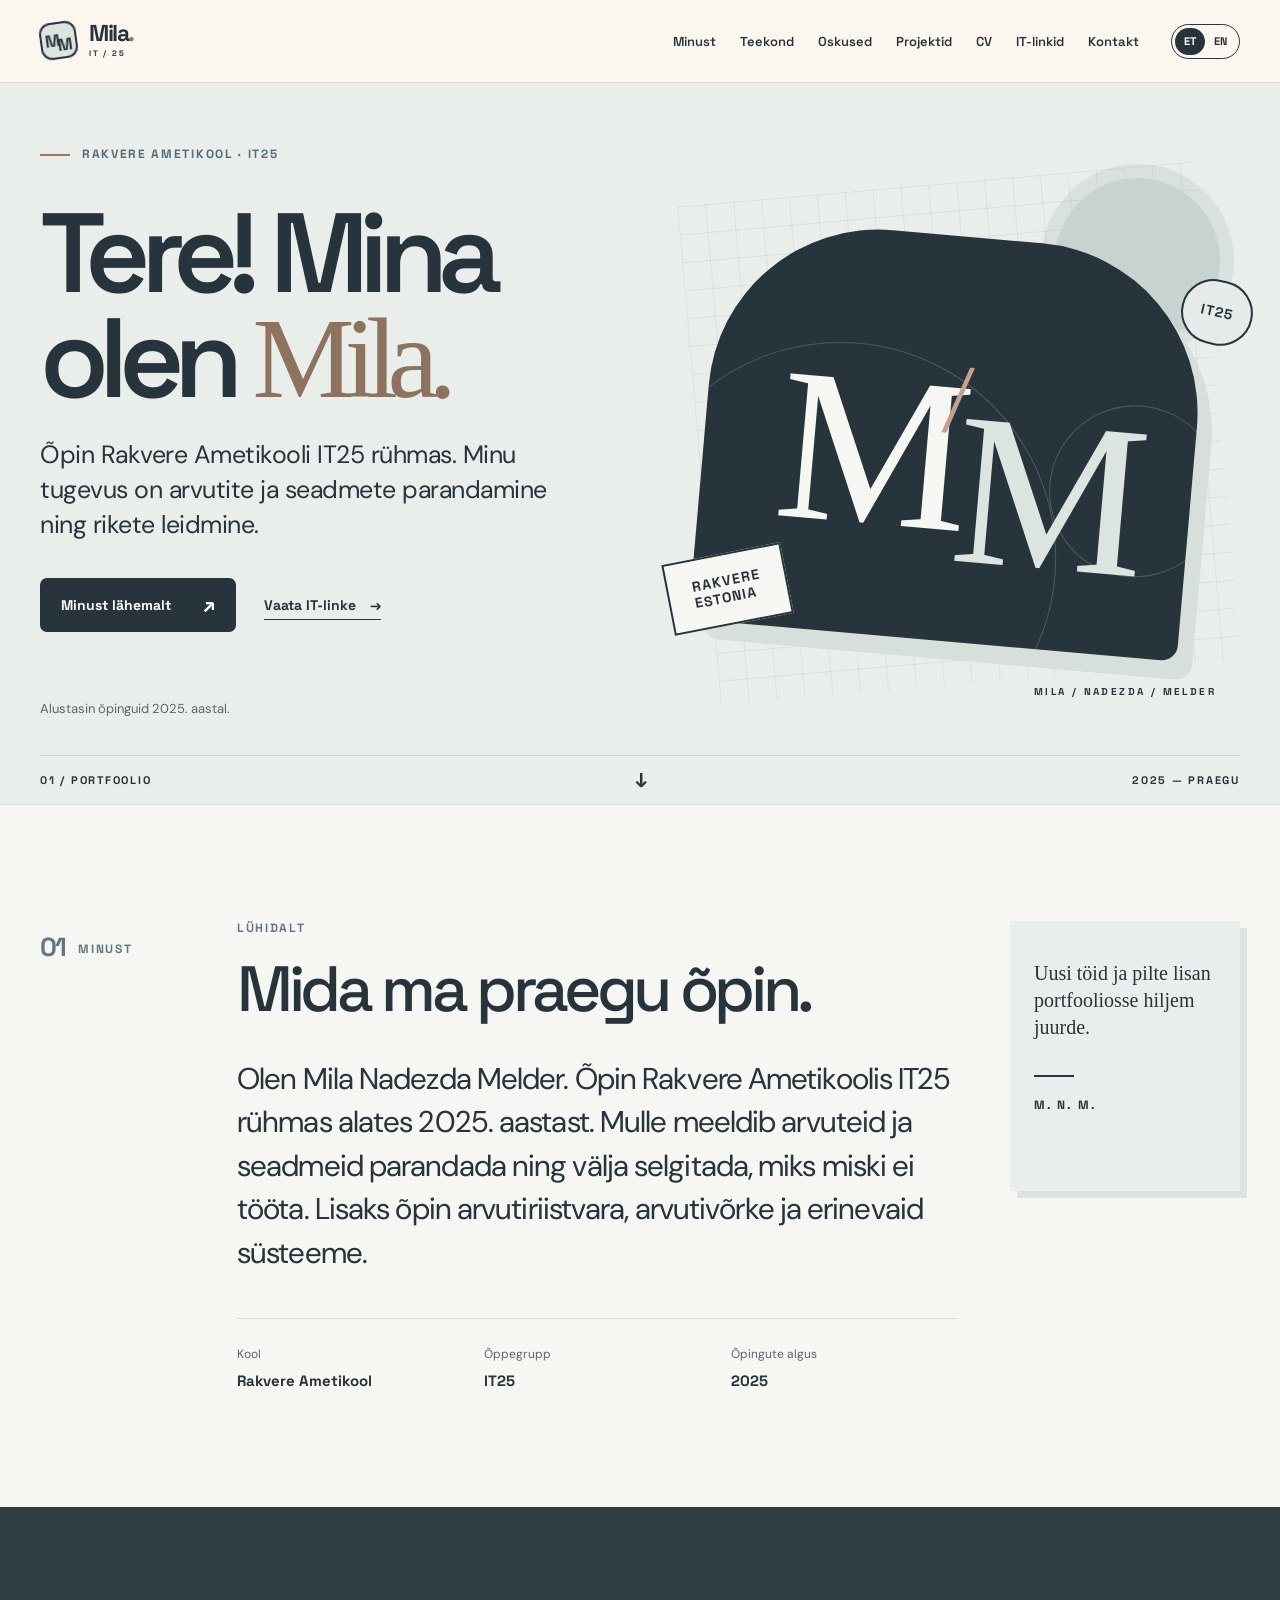
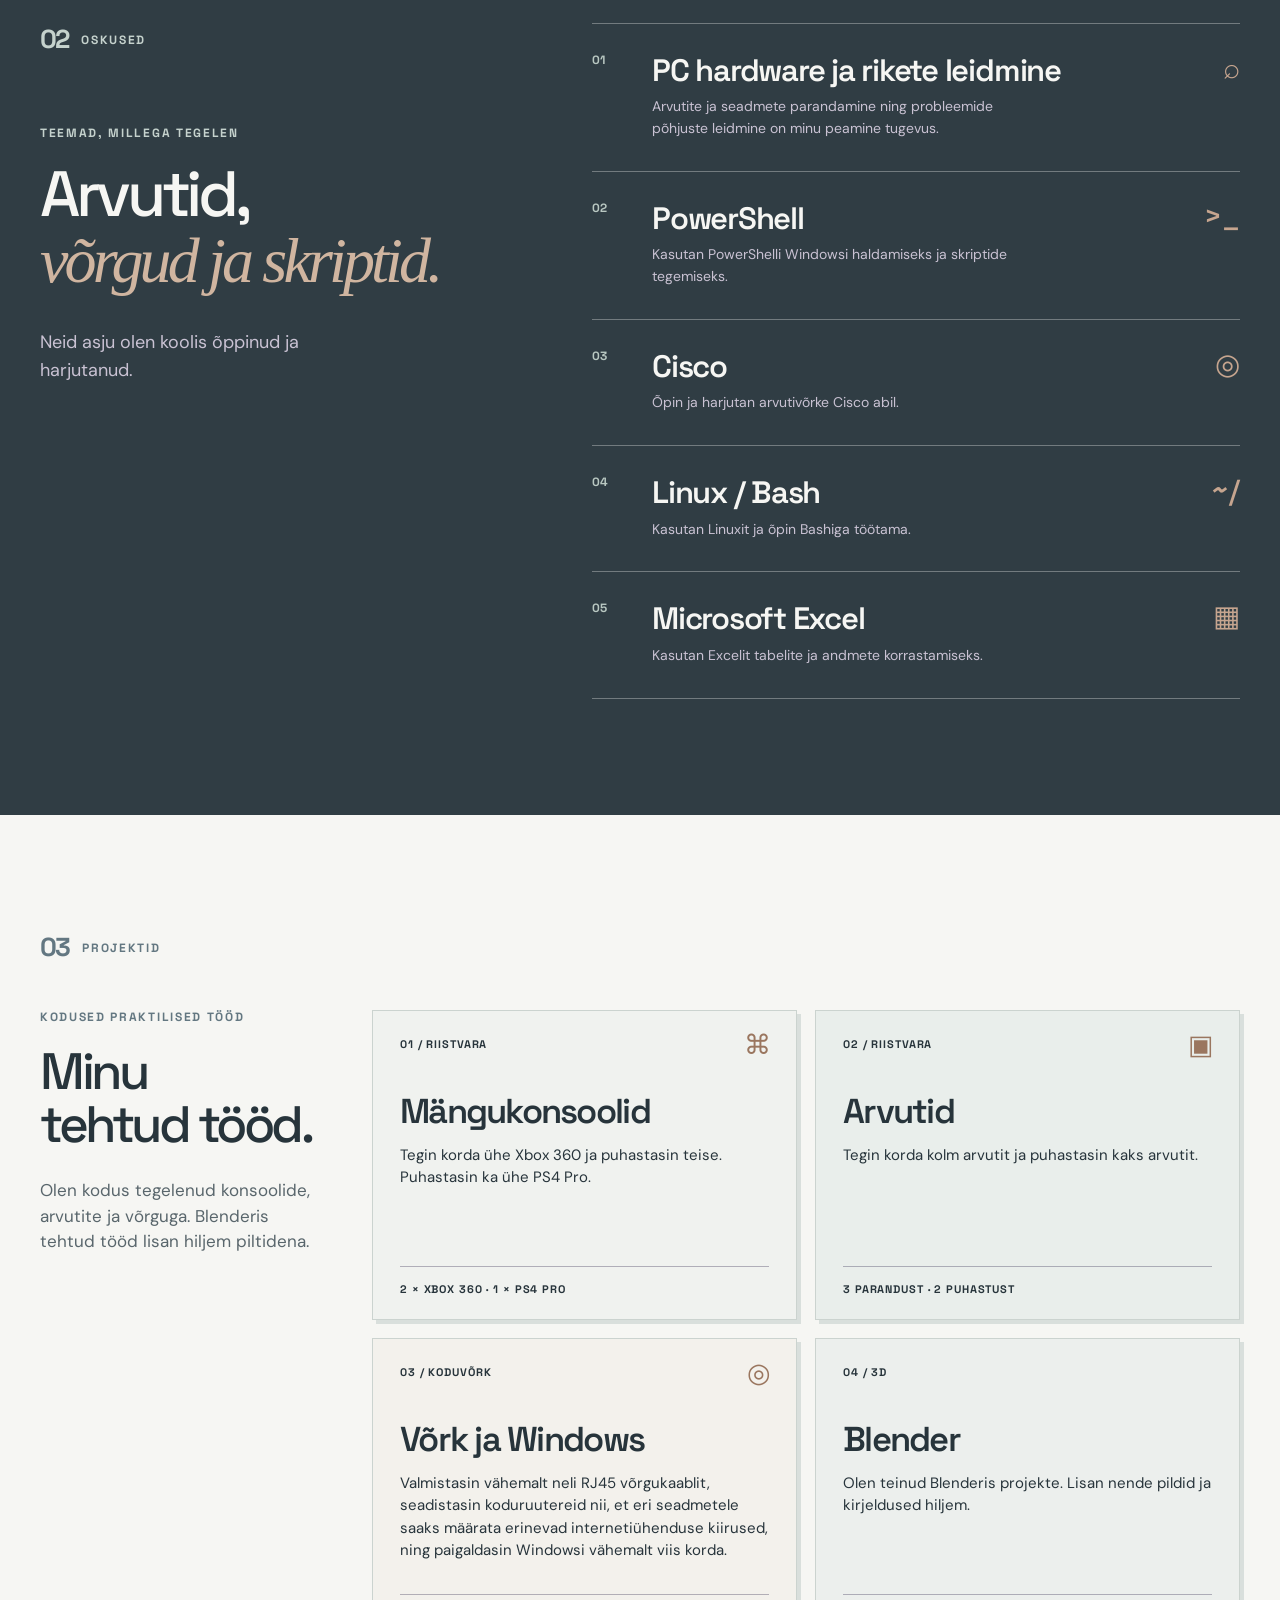
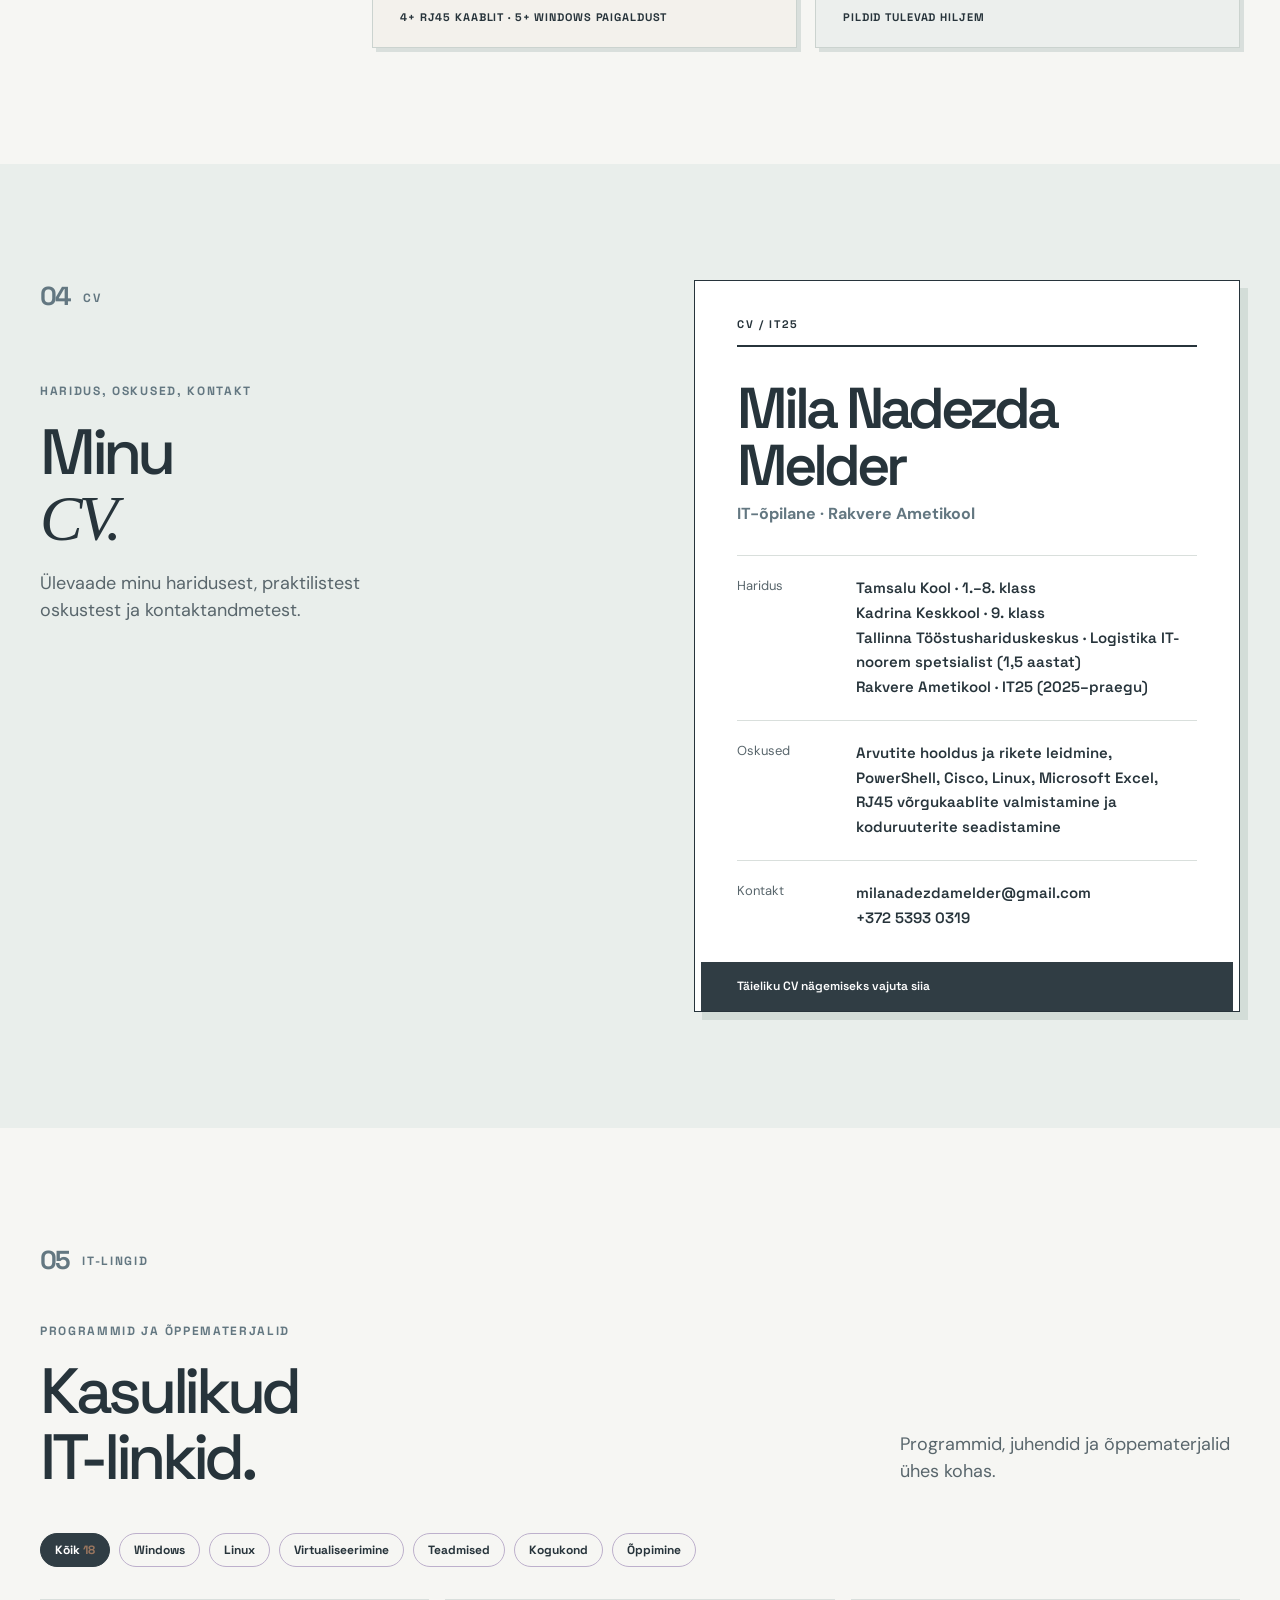
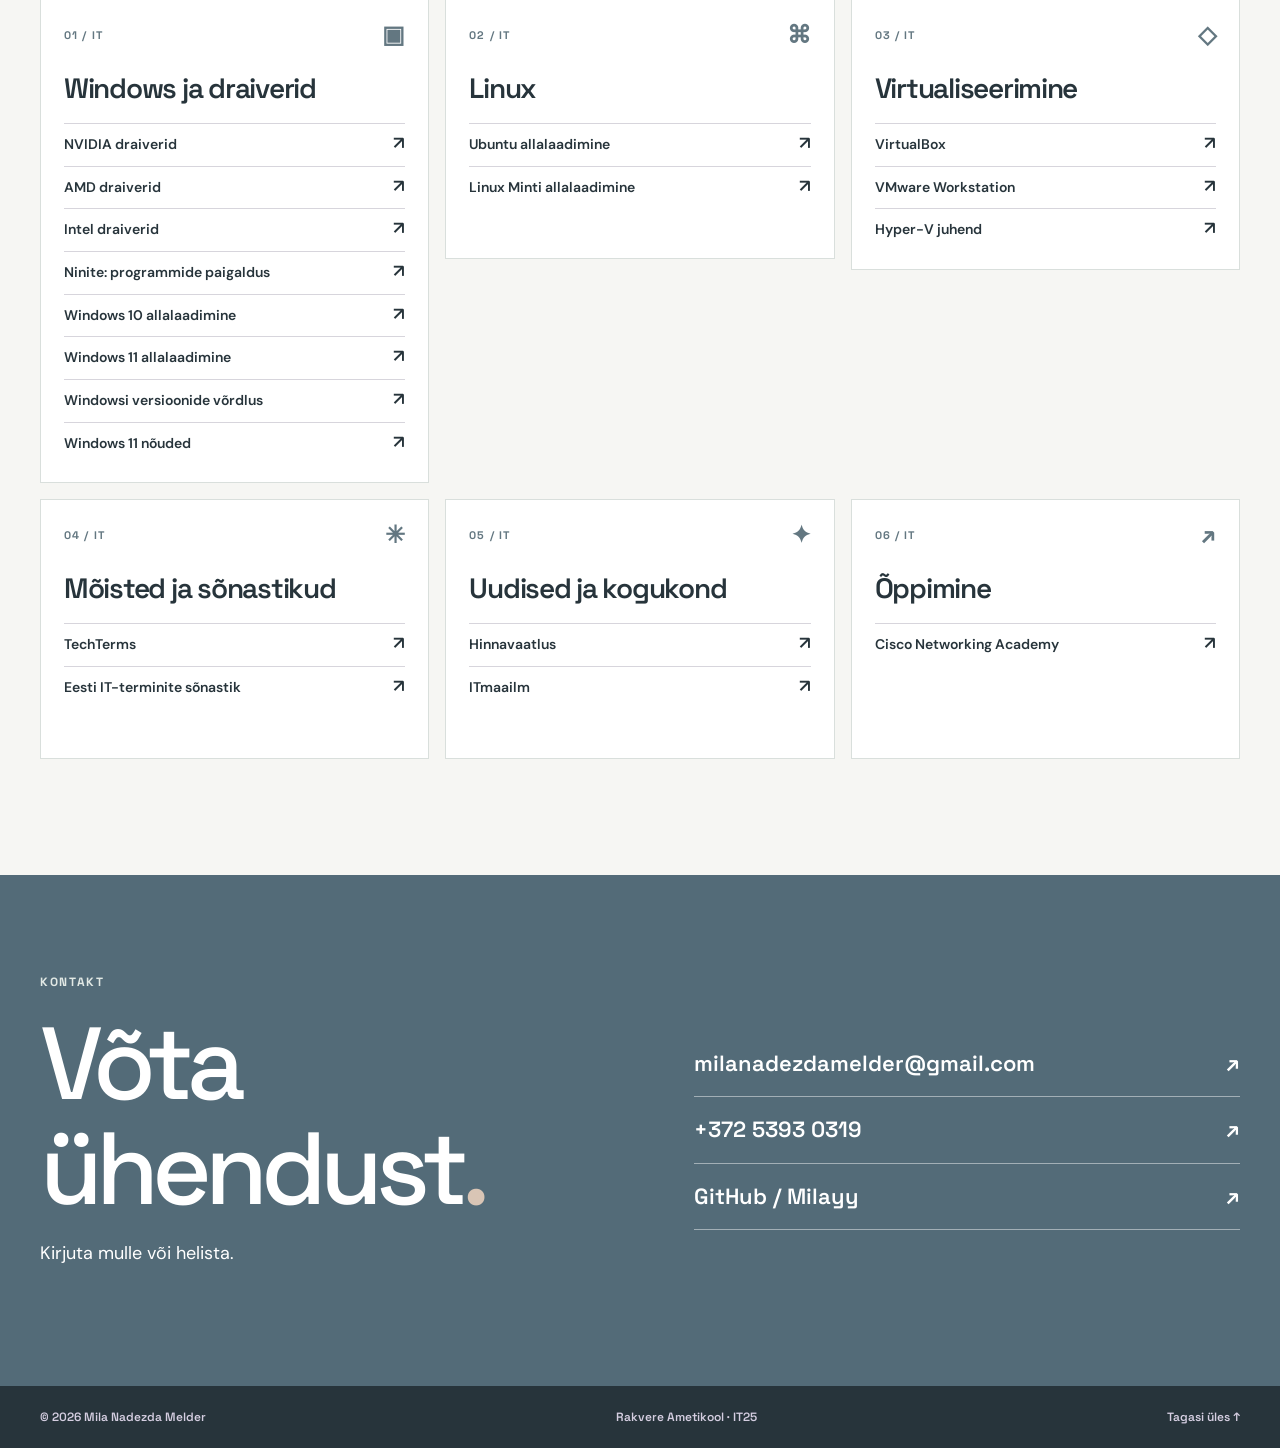
<file: index.html>
<!doctype html>
<html lang="et">
<head>
  <meta charset="utf-8">
  <meta name="viewport" content="width=device-width, initial-scale=1">
  <meta name="theme-color" content="#303b43">
  <meta name="description" content="Mila portfoolio: IT25 õpingud, oskused, CV ja kasulikud IT-lingid.">
  <title>Mila portfoolio</title>
  <link rel="stylesheet" href="styles.css">
  <script src="app.js" defer></script>
</head>
<body data-page="home">
  <a class="skip-link" href="#main" data-i18n="skip">Liigu sisu juurde</a>
  <header class="site-header">
    <div class="header-inner wrap">
      <a class="wordmark" href="#algus" aria-label="Mila Nadezda Melder — avaleht">
        <span class="mark" aria-hidden="true"><span>M</span><span>M</span></span>
        <span class="wordmark-text">Mila<span class="wordmark-dot">.</span><small>IT / 25</small></span>
      </a>
      <button class="menu-toggle" type="button" aria-expanded="false" aria-controls="main-nav" data-i18n-aria="menu">Menüü</button>
      <nav id="main-nav" aria-label="Peamenüü">
        <a href="#minust" data-i18n="navAbout">Minust</a>
        <a href="teekond.html" data-i18n="navJourney">Teekond</a>
        <a href="#oskused" data-i18n="navSkills">Oskused</a>
        <a href="#tood" data-i18n="navWork">Projektid</a>
        <a href="#cv" data-i18n="navCv">CV</a>
        <a href="#lingid" data-i18n="navLinks">IT-linkid</a>
        <a href="#kontakt" data-i18n="navContact">Kontakt</a>
      </nav>
      <div class="language-switch" role="group" aria-label="Vali keel / Select language">
        <button type="button" data-lang="et" aria-pressed="true">ET</button>
        <button type="button" data-lang="en" aria-pressed="false">EN</button>
      </div>
    </div>
  </header>

  <main id="main">
    <section class="hero" id="algus" aria-labelledby="hero-title">
      <div class="hero-inner wrap">
        <div class="hero-copy">
          <div class="eyebrow"><span class="eyebrow-line"></span><span data-i18n="heroEyebrow">Rakvere Ametikool · IT25</span></div>
          <h1 id="hero-title"><span data-i18n="heroLine1">Tere! Mina</span><br><span data-i18n="heroLine2">olen </span><em>Mila.</em></h1>
          <p class="hero-lead" data-i18n="heroLead">Õpin Rakvere Ametikooli IT25 rühmas. Minu tugevus on arvutite ja seadmete parandamine ning rikete leidmine.</p>
          <div class="hero-actions">
            <a class="button button-dark" href="#minust"><span data-i18n="meetMila">Minust lähemalt</span><span aria-hidden="true">↗</span></a>
            <a class="text-link" href="#lingid"><span data-i18n="exploreLinks">Vaata IT-linke</span><span aria-hidden="true">→</span></a>
          </div>
          <div class="hero-note"><span data-i18n="heroNote">Alustasin õpinguid 2025. aastal.</span></div>
        </div>
        <div class="hero-art" aria-label="Mila nimega abstraktne graafiline kujundus" role="img">
          <div class="art-grid" aria-hidden="true"></div>
          <div class="art-sun" aria-hidden="true"></div>
          <div class="art-frame" aria-hidden="true"><span class="art-initial">M</span><span class="art-slash">/</span><span class="art-initial art-second">M</span></div>
          <div class="art-sticker art-sticker-top">IT25</div>
          <div class="art-sticker art-sticker-bottom">RAKVERE<br>ESTONIA</div>
          <div class="art-caption" data-i18n="artCaption">MILA / NADEZDA / MELDER</div>
        </div>
      </div>
      <div class="hero-bottom wrap"><span>01 / <span data-i18n="portfolioLabel">PORTFOOLIO</span></span><span aria-hidden="true">↓</span><span data-i18n="heroPeriod">2025 — PRAEGU</span></div>
    </section>

    <section class="about section-pad wrap" id="minust" aria-labelledby="about-title">
      <div class="section-index"><span>01</span><span data-i18n="aboutLabel">MINUST</span></div>
      <div class="about-main">
        <p class="section-kicker" data-i18n="aboutKicker">LÜHIDALT</p>
        <h2 id="about-title" data-i18n="aboutTitle">Mida ma praegu õpin.</h2>
        <p class="about-copy" data-i18n="aboutCopy">Olen Mila Nadezda Melder. Õpin Rakvere Ametikoolis IT25 rühmas alates 2025. aastast. Mulle meeldib arvuteid ja seadmeid parandada ning välja selgitada, miks miski ei tööta. Lisaks õpin arvutiriistvara, arvutivõrke ja erinevaid süsteeme.</p>
        <div class="fact-strip">
          <div><span data-i18n="factSchool">Kool</span><strong>Rakvere Ametikool</strong></div>
          <div><span data-i18n="factGroup">Õppegrupp</span><strong>IT25</strong></div>
          <div><span data-i18n="factSince">Õpingute algus</span><strong>2025</strong></div>
        </div>
      </div>
      <div class="about-aside"><p data-i18n="asideText">Uusi töid ja pilte lisan portfooliosse hiljem juurde.</p><span class="aside-rule"></span><span class="aside-signature">M. N. M.</span></div>
    </section>

    <section class="skills section-pad" id="oskused" aria-labelledby="skills-title">
      <div class="wrap skills-grid">
        <div class="section-heading">
          <div class="section-index"><span>02</span><span data-i18n="skillsLabel">OSKUSED</span></div>
          <p class="section-kicker" data-i18n="skillsKicker">TEEMAD, MILLEGA TEGELEN</p>
          <h2 id="skills-title" data-i18n="skillsTitle">Arvutid,<br><em>võrgud ja skriptid.</em></h2>
          <p data-i18n="skillsIntro">Neid asju olen koolis õppinud ja harjutanud.</p>
        </div>
        <div class="skill-list">
          <article class="skill-item"><span class="skill-number">01</span><div><h3 data-i18n="hardwareTitle">PC hardware ja rikete leidmine</h3><p data-i18n="skillTroubleshooting">Arvutite ja seadmete parandamine ning probleemide põhjuste leidmine on minu peamine tugevus.</p></div><span class="skill-icon" aria-hidden="true">⌕</span></article>
          <article class="skill-item"><span class="skill-number">02</span><div><h3>PowerShell</h3><p data-i18n="skillPowerShell">Harjutan skripte ja Windowsi haldamist.</p></div><span class="skill-icon" aria-hidden="true">&gt;_</span></article>
          <article class="skill-item"><span class="skill-number">03</span><div><h3>Cisco</h3><p data-i18n="skillCisco">Teen võrkudega harjutusi Cisco Packet Traceris.</p></div><span class="skill-icon" aria-hidden="true">◎</span></article>
          <article class="skill-item"><span class="skill-number">04</span><div><h3>Linux / Bash</h3><p data-i18n="skillLinux">Kasutan Linuxit ja õpin Bashi skripte kirjutama.</p></div><span class="skill-icon" aria-hidden="true">~/</span></article>
          <article class="skill-item"><span class="skill-number">05</span><div><h3>Microsoft Excel</h3><p data-i18n="skillExcel">Kasutan Excelit tabelite ja andmete korrastamiseks.</p></div><span class="skill-icon" aria-hidden="true">▦</span></article></div>
      </div>
    </section>

    <section class="work section-pad wrap" id="tood" aria-labelledby="work-title">
      <div class="section-index"><span>03</span><span data-i18n="workLabel">PROJEKTID</span></div>
      <div class="work-layout">
        <div class="work-heading"><p class="section-kicker" data-i18n="workKicker">KODUSED PRAKTILISED TÖÖD</p><h2 id="work-title" data-i18n="workTitle">Minu<br>tehtud tööd.</h2><p data-i18n="workIntro">Olen kodus tegelenud konsoolide, arvutite ja võrguga. Blenderis tehtud tööd lisan hiljem piltidena.</p></div>
        <div class="work-grid">
          <article class="project-card"><span class="project-number">01 / <span data-i18n="projectHardware">RIISTVARA</span></span><span class="project-icon" aria-hidden="true">⌘</span><h3 data-i18n="projectConsolesTitle">Mängukonsoolid</h3><p data-i18n="projectConsolesCopy">Tegin korda ühe Xbox 360 ja puhastasin teise. Puhastasin ka ühe PS4 Pro.</p><span class="project-detail">2 × XBOX 360 · 1 × PS4 PRO</span></article>
          <article class="project-card"><span class="project-number">02 / <span data-i18n="projectHardware">RIISTVARA</span></span><span class="project-icon" aria-hidden="true">▣</span><h3 data-i18n="projectComputersTitle">Arvutid</h3><p data-i18n="projectComputersCopy">Tegin korda kolm arvutit ja puhastasin kaks arvutit.</p><span class="project-detail" data-i18n="projectComputersDetail">3 PARANDUST · 2 PUHASTUST</span></article>
          <article class="project-card"><span class="project-number">03 / <span data-i18n="projectNetwork">KODUVÕRK</span></span><span class="project-icon" aria-hidden="true">◎</span><h3 data-i18n="projectNetworkTitle">Võrk ja Windows</h3><p data-i18n="projectNetworkCopy">Tegin kodus vähemalt neli kaablit, seadistasin koduse ruuteri ja paigaldasin Windowsi vähemalt viis korda.</p><span class="project-detail" data-i18n="projectNetworkDetail">4+ KAABLIT · 5+ PAIGALDUST</span></article>
          <article class="project-card"><span class="project-number">04 / <span data-i18n="projectCreative">3D</span></span><h3>Blender</h3><p data-i18n="projectBlenderCopy">Olen teinud Blenderis projekte. Lisan nende pildid ja kirjeldused hiljem.</p><span class="project-detail" data-i18n="projectBlenderDetail">PILDID TULEVAD HILJEM</span></article>
        </div>
      </div>
    </section>

    <section class="cv section-pad" id="cv" aria-labelledby="cv-title">
      <div class="wrap cv-layout">
        <div class="section-heading">
          <div class="section-index"><span>04</span><span>CV</span></div>
          <p class="section-kicker" data-i18n="cvKicker">ÕPINGUD, OSKUSED, KONTAKT</p>
          <h2 id="cv-title" data-i18n="cvTitle">Minu<br><em>CV.</em></h2>
          <p data-i18n="cvIntro">Ülevaade minu haridusest, praktilistest oskustest ja kontaktandmetest.</p>
        </div>
        <div class="cv-paper">
          <div class="cv-paper-top"><span>CV / IT25</span></div>
          <h3>Mila Nadezda<br>Melder</h3>
          <p class="cv-role" data-i18n="cvRole">IT õpilane · Rakvere Ametikool</p>
          <div class="cv-line"><span data-i18n="cvEducation">Haridus</span><strong><span data-i18n="cvBasic">Tamsalu Kool · 1.–8. klass<br>Kadrina Keskkool · 9. klass<br>Tallinna Tööstushariduskeskus · Logistika IT-noorem spetsialist (1,5 aastat)<br>Rakvere Ametikool · IT25 (2025–praegu)</span></strong></div>
          <div class="cv-line"><span data-i18n="cvSkills">Oskused</span><strong data-i18n="cvSkillsValue">Arvutite hooldus ja rikete leidmine,<br>PowerShell, Cisco, Linux, Microsoft Excel,<br>RJ45 võrgukaablite valmistamine ja koduruuterite seadistamine</strong></div>
          <div class="cv-line"><span data-i18n="cvContacts">Kontakt</span><strong><a href="mailto:milanadezdamelder@gmail.com">milanadezdamelder@gmail.com</a><br><a href="tel:+37253930319">+372 5393 0319</a></strong></div>
          <div class="cv-paper-bottom"><a href="cv.html" data-i18n="cvFullLater">Täieliku CV nägemiseks vajuta siia</a></div>
        </div>
      </div>
    </section>

    <section class="resources section-pad wrap" id="lingid" aria-labelledby="links-title">
      <div class="section-index"><span>05</span><span data-i18n="linksLabel">IT-LINGID</span></div>
      <div class="resources-heading"><div><p class="section-kicker" data-i18n="linksKicker">PROGRAMMID JA ÕPPEMATERJALID</p><h2 id="links-title" data-i18n="linksTitle">Kasulikud<br>IT-linkid.</h2></div><p data-i18n="linksIntro">Programmid, juhendid ja õppematerjalid ühes kohas.</p></div>
      <div class="resource-controls" role="group" aria-label="Filtreeri IT-linke / Filter IT links">
        <button type="button" data-filter="all" class="active" aria-pressed="true" data-i18n="filterAll">Kõik <span>18</span></button>
        <button type="button" data-filter="windows" aria-pressed="false" data-i18n="filterWindows">Windows</button>
        <button type="button" data-filter="linux" aria-pressed="false">Linux</button>
        <button type="button" data-filter="virtual" aria-pressed="false" data-i18n="filterVirtual">Virtualiseerimine</button>
        <button type="button" data-filter="reference" aria-pressed="false" data-i18n="filterReference">Teadmised</button>
        <button type="button" data-filter="community" aria-pressed="false" data-i18n="filterCommunity">Kogukond</button>
        <button type="button" data-filter="learning" aria-pressed="false" data-i18n="filterLearning">Õppimine</button>
      </div>
      <div id="resource-grid" class="resource-grid" aria-live="polite"></div>
    </section>

    <section class="contact" id="kontakt" aria-labelledby="contact-title">
      <div class="wrap contact-inner"><div><p class="section-kicker" data-i18n="contactKicker">KONTAKT</p><h2 id="contact-title" data-i18n="contactTitle">Võta ühendust<span>.</span></h2><p data-i18n="contactCopy">Kirjuta mulle või helista.</p></div><div class="contact-details"><a class="contact-email" href="mailto:milanadezdamelder@gmail.com">milanadezdamelder@gmail.com <span aria-hidden="true">↗</span></a><a href="tel:+37253930319">+372 5393 0319 <span aria-hidden="true">↗</span></a><a href="https://github.com/Milayy" target="_blank" rel="noopener noreferrer">GitHub / Milayy <span aria-hidden="true">↗</span></a></div></div>
    </section>
  </main>
  <footer class="footer"><div class="wrap footer-inner"><span>© <span id="year">2026</span> Mila Nadezda Melder</span><span data-i18n="footerSchool">Rakvere Ametikool · IT25</span><a href="#algus" data-i18n="backTop">Tagasi üles ↑</a></div></footer>
</body>
</html>
</file>
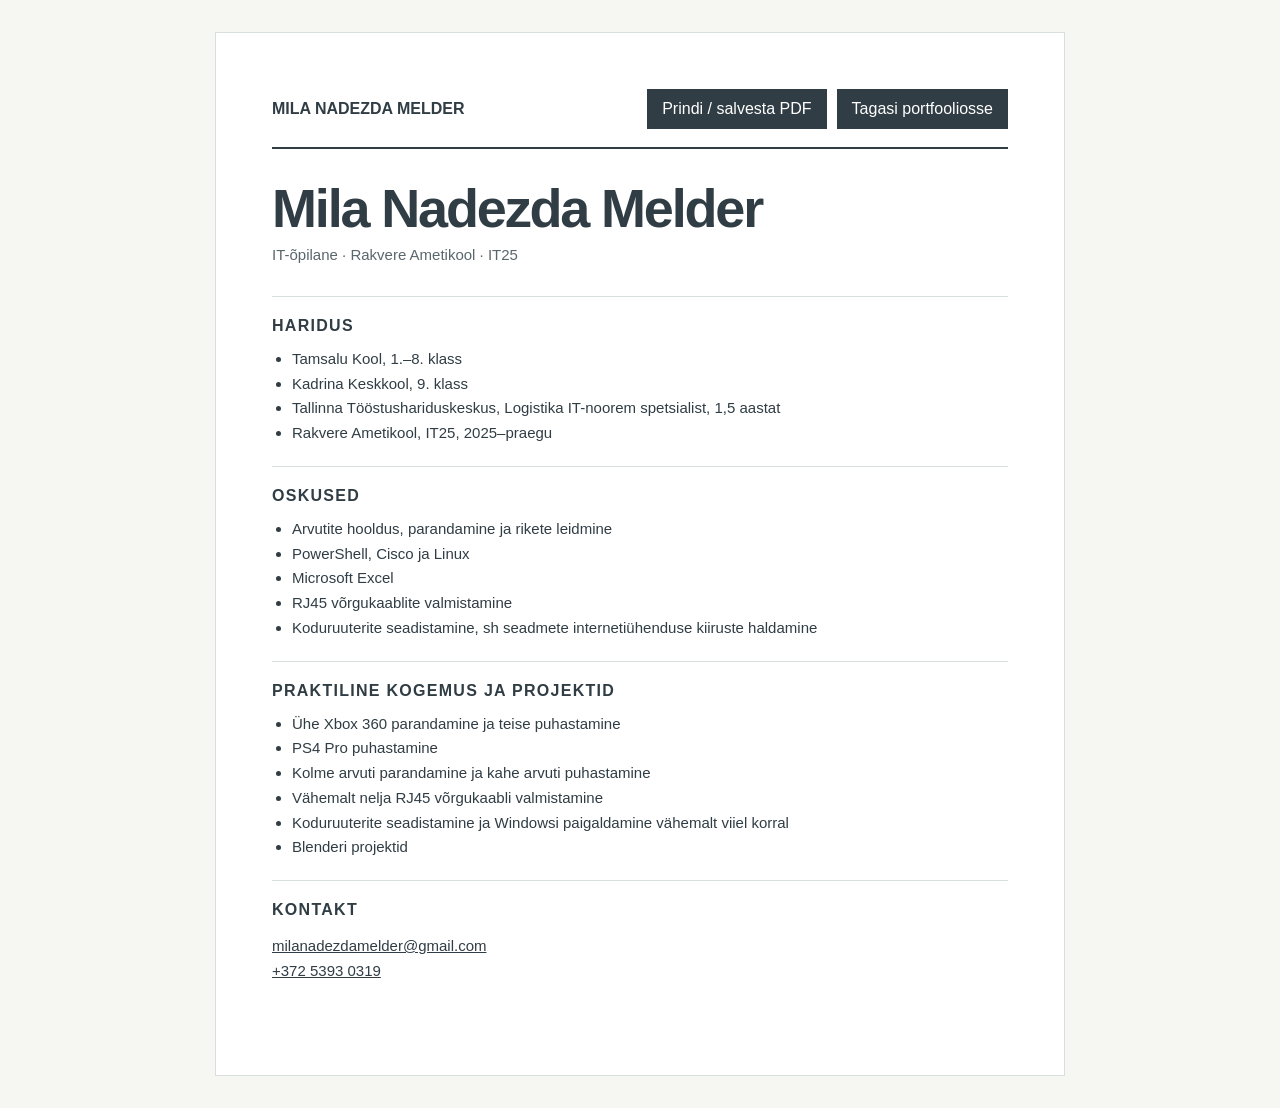
<file: cv.html>
<!doctype html>
<html lang="et">
<head>
<meta charset="utf-8">
<meta name="viewport" content="width=device-width, initial-scale=1">
<meta name="theme-color" content="#f6f6f3">
<title>CV · Mila Nadezda Melder</title>
<style>
:root{font-family:Arial,Helvetica,sans-serif;color:#303d44;background:#f6f6f3}
*{box-sizing:border-box}
body{margin:0;padding:32px 18px}
main{max-width:850px;margin:0 auto;background:#fff;padding:clamp(24px,5vw,56px);border:1px solid #d9dfdc}
.top{display:flex;justify-content:space-between;align-items:center;gap:16px;border-bottom:2px solid #303d44;padding-bottom:18px}
h1{font-size:clamp(34px,7vw,54px);margin:28px 0 4px;letter-spacing:-.04em}
.role{color:#59666c;margin:0 0 28px}
section{border-top:1px solid #d9dfdc;padding:20px 0}
h2{font-size:16px;text-transform:uppercase;letter-spacing:.08em;margin:0 0 12px}
p,li{font-size:15px;line-height:1.65}
ul{padding-left:20px;margin:0}
.contact a{color:inherit}
.actions{display:flex;gap:10px;flex-wrap:wrap}
button,a.back{border:1px solid #303d44;background:#303d44;color:white;padding:10px 14px;text-decoration:none;font:inherit;cursor:pointer}
@media print{body{padding:0;background:white}main{border:0;max-width:none}.actions{display:none}}
</style>
</head>
<body>
<main>
<div class="top"><strong>MILA NADEZDA MELDER</strong><div class="actions"><button onclick="window.print()">Prindi / salvesta PDF</button><a class="back" href="index.html#cv">Tagasi portfooliosse</a></div></div>
<h1>Mila Nadezda Melder</h1>
<p class="role">IT-õpilane · Rakvere Ametikool · IT25</p>
<section><h2>Haridus</h2><ul>
<li>Tamsalu Kool, 1.–8. klass</li>
<li>Kadrina Keskkool, 9. klass</li>
<li>Tallinna Tööstushariduskeskus, Logistika IT-noorem spetsialist, 1,5 aastat</li>
<li>Rakvere Ametikool, IT25, 2025–praegu</li>
</ul></section>
<section><h2>Oskused</h2><ul>
<li>Arvutite hooldus, parandamine ja rikete leidmine</li>
<li>PowerShell, Cisco ja Linux</li>
<li>Microsoft Excel</li>
<li>RJ45 võrgukaablite valmistamine</li>
<li>Koduruuterite seadistamine, sh seadmete internetiühenduse kiiruste haldamine</li>
</ul></section>
<section><h2>Praktiline kogemus ja projektid</h2><ul>
<li>Ühe Xbox 360 parandamine ja teise puhastamine</li>
<li>PS4 Pro puhastamine</li>
<li>Kolme arvuti parandamine ja kahe arvuti puhastamine</li>
<li>Vähemalt nelja RJ45 võrgukaabli valmistamine</li>
<li>Koduruuterite seadistamine ja Windowsi paigaldamine vähemalt viiel korral</li>
<li>Blenderi projektid</li>
</ul></section>
<section class="contact"><h2>Kontakt</h2><p><a href="mailto:milanadezdamelder@gmail.com">milanadezdamelder@gmail.com</a><br><a href="tel:+37253930319">+372 5393 0319</a></p></section>
</main>
</body>
</html>
</file>
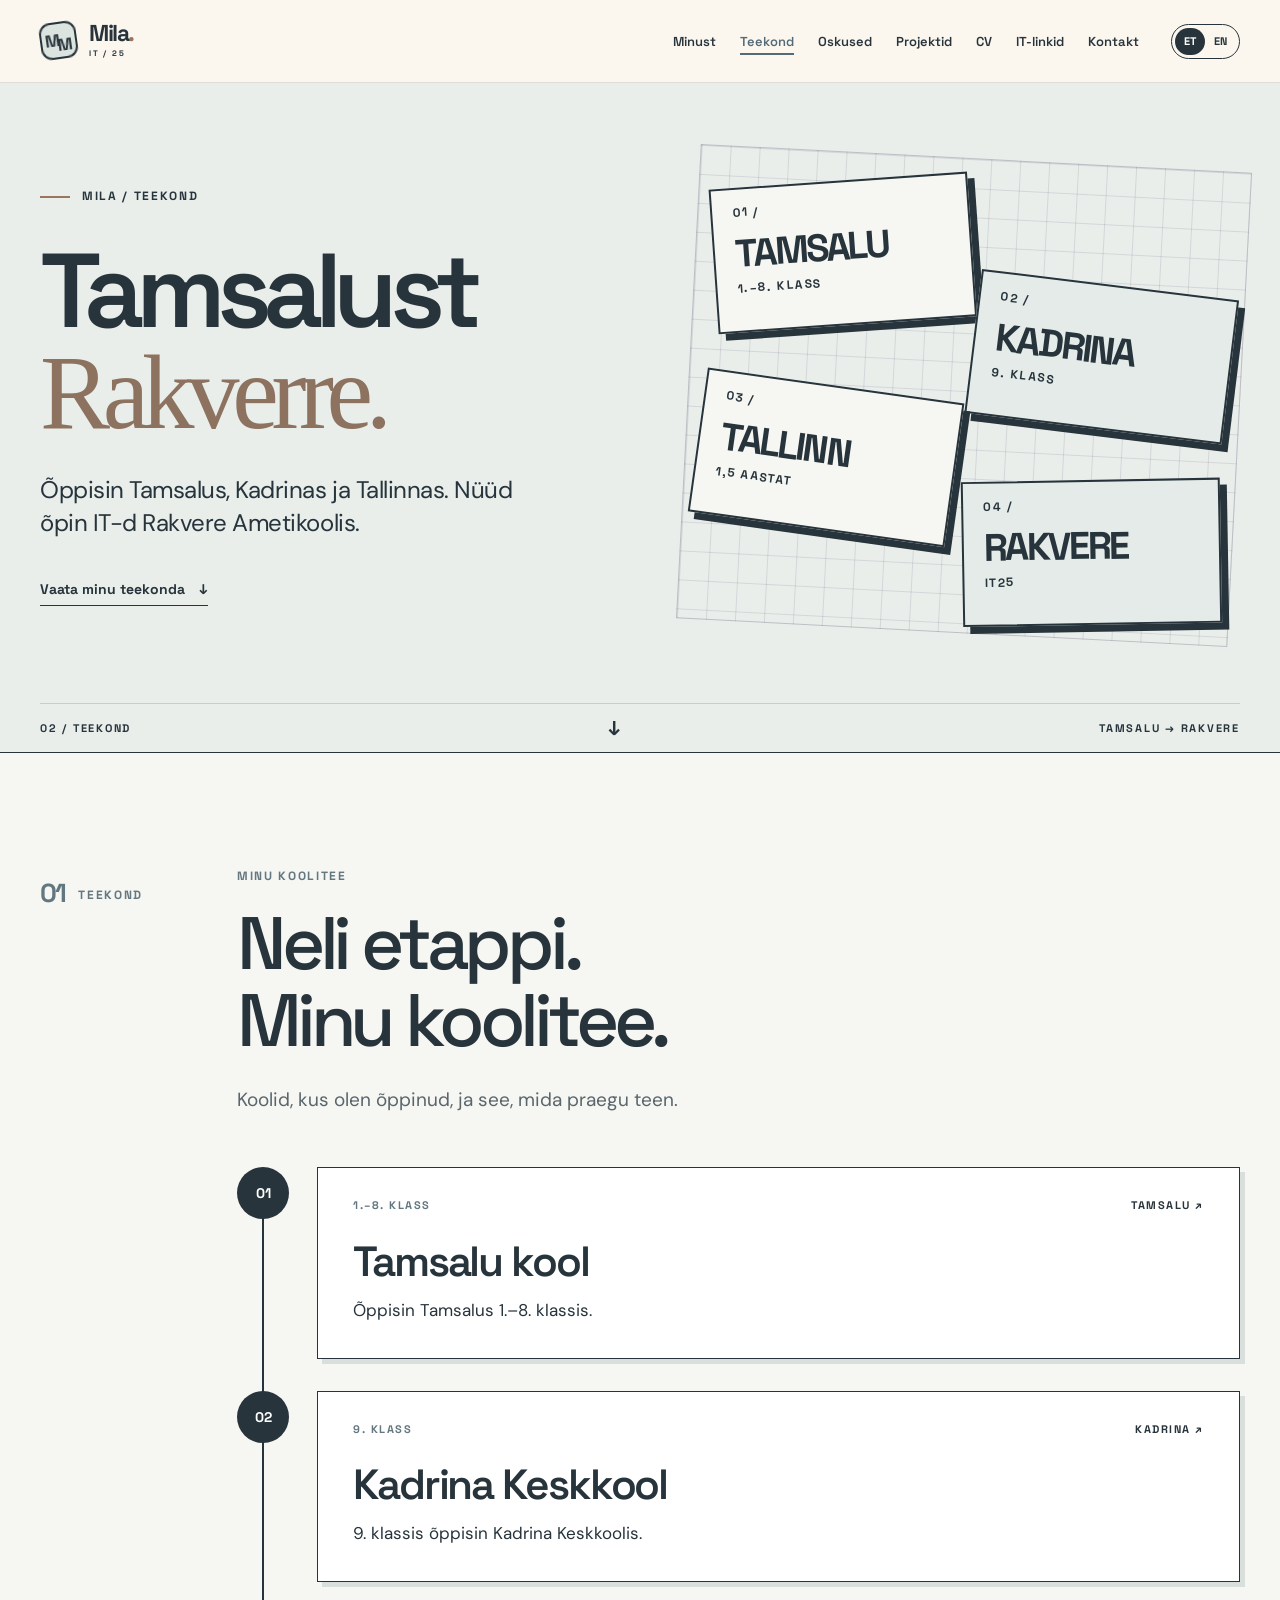
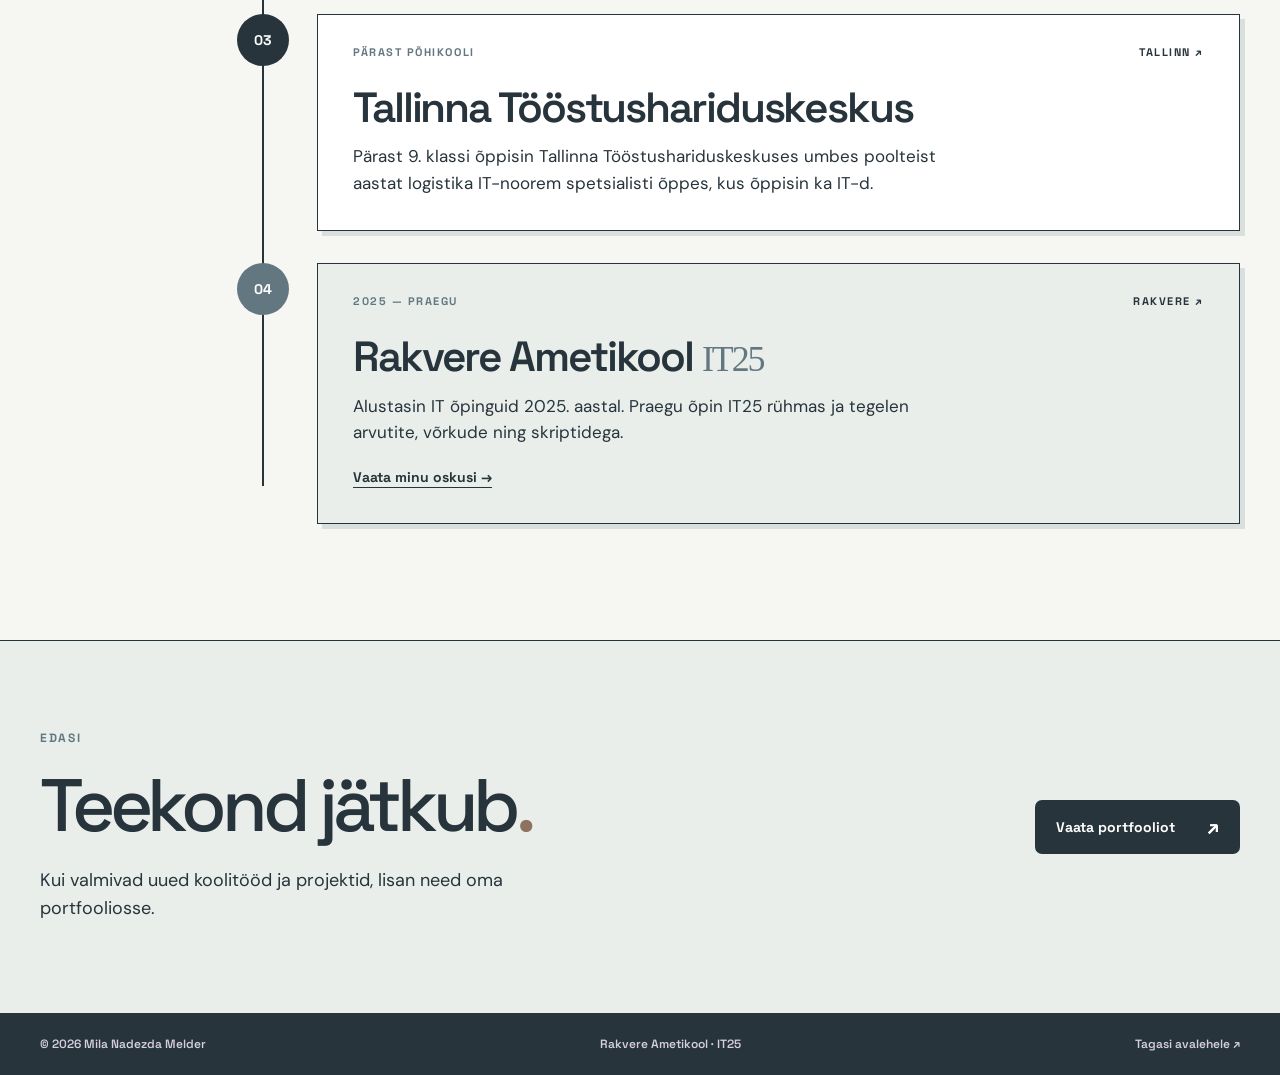
<file: teekond.html>
<!doctype html>
<html lang="et">
<head>
  <meta charset="utf-8">
  <meta name="viewport" content="width=device-width, initial-scale=1">
  <meta name="theme-color" content="#303b43">
  <meta name="description" content="Mila Nadezda Melderi koolitee Tamsalust Kadrina ja Tallinna kaudu Rakvere Ametikooli IT25 rühma.">
  <title>Teekond · Mila portfoolio</title>
  <link rel="stylesheet" href="styles.css">
  <script src="app.js" defer></script>
</head>
<body data-page="journey">
  <a class="skip-link" href="#main" data-i18n="skip">Liigu sisu juurde</a>
  <header class="site-header">
    <div class="header-inner wrap">
      <a class="wordmark" href="index.html#algus" aria-label="Mila Nadezda Melder — avaleht">
        <span class="mark" aria-hidden="true"><span>M</span><span>M</span></span>
        <span class="wordmark-text">Mila<span class="wordmark-dot">.</span><small>IT / 25</small></span>
      </a>
      <button class="menu-toggle" type="button" aria-expanded="false" aria-controls="main-nav" data-i18n-aria="menu">Menüü</button>
      <nav id="main-nav" aria-label="Peamenüü">
        <a href="index.html#minust" data-i18n="navAbout">Minust</a>
        <a href="teekond.html" aria-current="page" data-i18n="navJourney">Teekond</a>
        <a href="index.html#oskused" data-i18n="navSkills">Oskused</a>
        <a href="index.html#tood" data-i18n="navWork">Projektid</a>
        <a href="index.html#cv" data-i18n="navCv">CV</a>
        <a href="index.html#lingid" data-i18n="navLinks">IT-linkid</a>
        <a href="index.html#kontakt" data-i18n="navContact">Kontakt</a>
      </nav>
      <div class="language-switch" role="group" aria-label="Vali keel / Select language">
        <button type="button" data-lang="et" aria-pressed="true">ET</button>
        <button type="button" data-lang="en" aria-pressed="false">EN</button>
      </div>
    </div>
  </header>

  <main id="main">
    <section class="journey-hero" aria-labelledby="journey-title">
      <div class="wrap journey-hero-inner">
        <div class="journey-intro">
          <p class="eyebrow"><span class="eyebrow-line"></span><span data-i18n="journeyEyebrow">MILA / TEEKOND</span></p>
          <h1 id="journey-title"><span data-i18n="journeyTitle1">Tamsalust</span><br><em data-i18n="journeyTitle2">Rakverre.</em></h1>
          <p class="journey-lead" data-i18n="journeyLead">Õppisin Tamsalus, Kadrinas ja Tallinnas. Nüüd õpin IT-d Rakvere Ametikoolis.</p>
          <a class="text-link" href="#ajatelg"><span data-i18n="journeyExplore">Vaata minu teekonda</span><span aria-hidden="true">↓</span></a>
        </div>
        <div class="journey-map" aria-hidden="true">
          <div class="map-card map-card-first"><span>01 /</span><strong>TAMSALU</strong><small data-i18n="mapTamsalu">1.–8. KLASS</small></div>
          <div class="map-card map-card-second"><span>02 /</span><strong>KADRINA</strong><small data-i18n="mapKadrina">9. KLASS</small></div>
          <div class="map-card map-card-third"><span>03 /</span><strong>TALLINN</strong><small data-i18n="mapTallinn">1,5 AASTAT</small></div>
          <div class="map-card map-card-fourth"><span>04 /</span><strong>RAKVERE</strong><small>IT25</small></div>
        </div>
      </div>
      <div class="hero-bottom wrap"><span>02 / <span data-i18n="journeyLabel">TEEKOND</span></span><span aria-hidden="true">↓</span><span>TAMSALU → RAKVERE</span></div>
    </section>

    <section class="journey-story section-pad wrap" id="ajatelg" aria-labelledby="timeline-title">
      <div class="section-index"><span>01</span><span data-i18n="journeyLabel">TEEKOND</span></div>
      <div class="journey-story-content">
        <p class="section-kicker" data-i18n="timelineKicker">MINU KOOLITEE</p>
        <h2 id="timeline-title" data-i18n="timelineTitle">Neli etappi.<br>Minu koolitee.</h2>
        <p class="timeline-intro" data-i18n="timelineIntro">Koolid, kus olen õppinud, ja see, mida praegu teen.</p>
        <div class="timeline">
          <article class="timeline-item">
            <div class="timeline-marker"><span>01</span></div>
            <div class="timeline-card">
              <div class="timeline-card-top"><span data-i18n="tamsaluStage">1.–8. KLASS</span><span>TAMSALU ↗</span></div>
              <h3 data-i18n="tamsaluTitle">Tamsalu kool</h3>
              <p data-i18n="tamsaluCopy">Õppisin Tamsalus 1.–8. klassis.</p>
            </div>
          </article>
          <article class="timeline-item">
            <div class="timeline-marker"><span>02</span></div>
            <div class="timeline-card">
              <div class="timeline-card-top"><span data-i18n="kadrinaStage">9. KLASS</span><span>KADRINA ↗</span></div>
              <h3>Kadrina Keskkool</h3>
              <p data-i18n="kadrinaCopy">9. klassis õppisin Kadrina Keskkoolis.</p>
            </div>
          </article>
          <article class="timeline-item">
            <div class="timeline-marker"><span>03</span></div>
            <div class="timeline-card">
              <div class="timeline-card-top"><span data-i18n="tallinnStage">PÄRAST PÕHIKOOLI</span><span>TALLINN ↗</span></div>
              <h3>Tallinna Tööstushariduskeskus</h3>
              <p data-i18n="tallinnCopy">Pärast 9. klassi õppisin Tallinna Tööstushariduskeskuses umbes poolteist aastat.</p>
            </div>
          </article>
          <article class="timeline-item">
            <div class="timeline-marker"><span>04</span></div>
            <div class="timeline-card timeline-card-current">
              <div class="timeline-card-top"><span data-i18n="currentStage">2025 — PRAEGU</span><span>RAKVERE ↗</span></div>
              <h3>Rakvere Ametikool <em>IT25</em></h3>
              <p data-i18n="currentCopy">Alustasin IT õpinguid 2025. aastal. Praegu õpin IT25 rühmas ja tegelen arvutite, võrkude ning skriptidega.</p>
              <a href="index.html#oskused" data-i18n="journeySkills">Vaata minu oskusi →</a>
            </div>
          </article>
        </div>
      </div>
    </section>

    <section class="journey-next">
      <div class="wrap journey-next-inner">
        <div><p class="section-kicker" data-i18n="nextKicker">EDASI</p><h2 data-i18n="nextTitle">Teekond jätkub<span>.</span></h2><p data-i18n="nextCopy">Kui valmivad uued koolitööd ja projektid, lisan need oma portfooliosse.</p></div>
        <a class="button button-dark" href="index.html#tood"><span data-i18n="nextButton">Vaata portfooliot</span><span aria-hidden="true">↗</span></a>
      </div>
    </section>
  </main>
  <footer class="footer"><div class="wrap footer-inner"><span>© <span id="year">2026</span> Mila Nadezda Melder</span><span data-i18n="footerSchool">Rakvere Ametikool · IT25</span><a href="index.html#algus" data-i18n="backHome">Tagasi avalehele ↗</a></div></footer>
</body>
</html>
</file>
<file: styles.css>
@import url('https://fonts.googleapis.com/css2?family=DM+Sans:wght@400;500;600;700&family=Space+Grotesk:wght@400;500;600;700&display=swap');

:root{--ink:#251a40;--ink-soft:#554a68;--paper:#fbf7ef;--white:#fffdf9;--violet:#7a59d1;--coral:#f26e51;--mint:#d5f1e7;--line:#dcd4e4;--serif:Georgia,'Times New Roman',serif;--sans:'DM Sans',Arial,sans-serif;--display:'Space Grotesk',Arial,sans-serif}
*{box-sizing:border-box}html{scroll-behavior:smooth;scroll-padding-top:90px}body{margin:0;background:var(--paper);color:var(--ink);font-family:var(--sans);font-size:16px;line-height:1.55}button,a{font:inherit}button{cursor:pointer}a{color:inherit}a:focus-visible,button:focus-visible{outline:3px solid var(--coral);outline-offset:4px}::selection{background:#d9c8fa;color:var(--ink)}.wrap{width:min(1200px,calc(100% - 64px));margin:0 auto}.skip-link{position:absolute;z-index:20;top:-60px;left:16px;padding:9px 16px;background:var(--white)}.skip-link:focus{top:10px}.section-pad{padding-top:116px;padding-bottom:116px}.section-kicker,.section-index,.eyebrow{font:700 12px/1.3 var(--display);letter-spacing:.14em;text-transform:uppercase}.section-kicker{color:var(--violet);margin:0 0 20px}.section-index{display:flex;align-items:center;gap:14px;color:var(--violet);white-space:nowrap}.section-index span:first-child{font-size:26px;letter-spacing:-.09em}.section-index span:nth-child(2){padding-top:3px}.section-heading h2,.about h2,.work h2,.resources h2,.contact h2{font:500 clamp(42px,5vw,74px)/1.03 var(--display);letter-spacing:-.068em;margin:0}.section-heading h2 em{font-family:var(--serif);font-weight:400;letter-spacing:-.06em}.section-heading>p:last-child{max-width:360px;color:var(--ink-soft);font-size:18px}

.site-header{position:sticky;top:0;z-index:10;background:rgba(251,247,239,.94);border-bottom:1px solid rgba(37,26,64,.12);backdrop-filter:blur(16px)}.header-inner{min-height:82px;display:flex;align-items:center;gap:32px}.wordmark{display:flex;align-items:center;gap:12px;text-decoration:none;flex-shrink:0}.mark{width:37px;height:37px;border:2px solid var(--ink);border-radius:11px;display:flex;align-items:center;justify-content:center;transform:rotate(-8deg);font:bold 17px/1 var(--display);letter-spacing:-.21em;padding-right:4px;background:var(--coral)}.mark span:nth-child(2){transform:translateY(5px)}.wordmark-text{font:700 23px/1 var(--display);letter-spacing:-.06em}.wordmark-dot{color:var(--coral)}.wordmark small{display:block;font:700 8px/1.6 var(--display);letter-spacing:.22em;margin-top:2px}.header-inner nav{display:flex;align-items:center;gap:24px;margin-left:auto}.header-inner nav a{font:600 13px/1 var(--display);text-decoration:none;transition:color .2s}.header-inner nav a:hover{color:var(--violet)}.language-switch{display:flex;border:1px solid var(--ink);border-radius:40px;padding:3px;flex-shrink:0}.language-switch button{border:0;background:transparent;color:var(--ink);border-radius:30px;font:700 11px/1 var(--display);padding:8px 9px}.language-switch button[aria-pressed=true]{background:var(--ink);color:#fff}.menu-toggle{display:none}

.hero{background:#e7ddf9;overflow:hidden;border-bottom:1px solid var(--line)}.hero-inner{display:grid;grid-template-columns:1.04fr .96fr;min-height:640px;align-items:center;gap:30px;padding-top:64px;padding-bottom:36px}.eyebrow{display:flex;align-items:center;gap:12px;color:var(--violet)}.eyebrow-line{width:30px;height:2px;background:var(--coral)}.hero h1{font:600 clamp(64px,8.8vw,132px)/.94 var(--display);letter-spacing:-.086em;margin:38px 0 25px}.hero h1 em{font:400 1.02em/.9 var(--serif);letter-spacing:-.09em;color:var(--coral)}.hero-lead{font-size:clamp(18px,2.1vw,25px);line-height:1.4;max-width:550px;letter-spacing:-.02em}.hero-actions{display:flex;align-items:center;gap:28px;flex-wrap:wrap;margin-top:36px}.button{display:inline-flex;align-items:center;justify-content:space-between;gap:32px;padding:17px 21px;min-width:186px;text-decoration:none;border-radius:7px;font:700 14px/1 var(--display);transition:transform .2s,background .2s}.button:hover{transform:translateY(-3px)}.button-dark{background:var(--ink);color:white}.button-dark:hover{background:var(--violet)}.button span:last-child{font-size:20px}.text-link{font:700 14px/1 var(--display);text-decoration:none;border-bottom:1px solid var(--ink);padding:7px 0}.text-link span:last-child{margin-left:14px}.hero-note{margin-top:67px;display:flex;align-items:center;gap:11px;font-size:13px;color:var(--ink-soft)}.note-star{font-size:23px;color:var(--coral)}.hero-art{height:530px;position:relative;isolation:isolate}.art-grid{position:absolute;inset:15px 20px;background-image:linear-gradient(#8b70c322 1px,transparent 1px),linear-gradient(90deg,#8b70c322 1px,transparent 1px);background-size:28px 28px;transform:rotate(-5deg)}.art-sun{position:absolute;right:20px;top:10px;width:165px;height:165px;background:var(--coral);border-radius:50%;box-shadow:0 0 0 16px rgba(242,110,81,.13)}.art-frame{position:absolute;inset:68px 45px 57px 27px;background:var(--ink);border-radius:170px 170px 16px 16px;transform:rotate(5deg);box-shadow:20px 24px 0 #b7a0ed;display:flex;align-items:center;justify-content:center;color:var(--paper);overflow:hidden}.art-frame:before{content:"";position:absolute;width:430px;height:430px;border:1px solid #ffffff30;border-radius:50%;top:115px;left:-70px}.art-frame:after{content:"";position:absolute;width:170px;height:170px;border:1px solid #ffffff30;border-radius:50%;bottom:80px;right:-30px}.art-initial{font:400 clamp(110px,17vw,255px)/1 var(--serif);letter-spacing:-.17em;z-index:1;transform:translateY(18px)}.art-second{color:#b5f0dc;transform:translate(-5px,48px)}.art-slash{color:var(--coral);font:400 100px/1 var(--serif);z-index:1;transform:translate(5px,-40px)}.art-sticker{position:absolute;z-index:2;font:700 14px/1.2 var(--display);letter-spacing:.08em}.art-sticker-top{right:-13px;top:112px;background:var(--mint);border:2px solid var(--ink);border-radius:100px;padding:22px 18px;transform:rotate(13deg)}.art-sticker-top span{color:var(--coral)}.art-sticker-bottom{left:-11px;bottom:74px;background:#fff9e7;border:2px solid var(--ink);padding:17px 24px;transform:rotate(-11deg)}.art-caption{position:absolute;right:24px;bottom:1px;font:700 10px/1 var(--display);letter-spacing:.24em}.hero-bottom{display:flex;justify-content:space-between;align-items:center;border-top:1px solid #251a4029;padding:14px 0;font:700 11px/1 var(--display);letter-spacing:.16em}.hero-bottom>span:nth-child(2){font-size:20px}

.about{display:grid;grid-template-columns:145px minmax(0,1fr) 230px;gap:52px;align-items:start}.about .section-index{margin-top:10px}.about h2{max-width:690px}.about-copy{font-size:clamp(20px,2.5vw,30px);line-height:1.45;letter-spacing:-.03em;max-width:720px;margin:34px 0 44px}.fact-strip{display:grid;grid-template-columns:repeat(3,1fr);border-top:1px solid var(--line);padding-top:26px;gap:20px}.fact-strip div{display:flex;flex-direction:column;gap:7px}.fact-strip span{font-size:12px;color:var(--ink-soft)}.fact-strip strong{font:700 15px/1.3 var(--display)}.about-aside{background:var(--mint);padding:25px 24px 22px;min-height:270px;transform:rotate(4deg);box-shadow:8px 8px 0 #d3e7f1}.aside-spark{color:var(--coral);font-size:34px}.about-aside p{font:500 20px/1.35 var(--serif);margin:14px 0 34px}.aside-rule{display:block;width:40px;height:2px;background:var(--ink);margin-bottom:15px}.aside-signature{font:700 12px/1 var(--display);letter-spacing:.15em}

.skills{background:var(--ink);color:var(--paper)}.skills-grid{display:grid;grid-template-columns:.8fr 1.2fr;gap:10%}.skills .section-index{color:#b5f0dc;margin-bottom:70px}.skills .section-kicker{color:#c3b2ed}.skills .section-heading h2 em{color:#ff9b80}.skills .section-heading>p:last-child{color:#c9c2d3;max-width:320px;margin-top:35px}.skill-list{border-top:1px solid #ffffff51}.skill-item{display:grid;grid-template-columns:38px 1fr 48px;align-items:start;gap:22px;border-bottom:1px solid #ffffff51;padding:29px 0 31px}.skill-number{color:#c3b2ed;font:700 12px/1.2 var(--display)}.skill-item h3{font:600 clamp(23px,2.5vw,31px)/1.15 var(--display);letter-spacing:-.04em;margin:0 0 8px}.skill-item p{color:#c9c2d3;margin:0;max-width:360px;font-size:14px}.skill-icon{font:500 29px/1 var(--display);text-align:right;color:#ff9b80}

.work>.section-index{margin-bottom:46px}.work-layout{display:grid;grid-template-columns:1fr 1fr;gap:9%;align-items:center}.work h2{max-width:570px}.work-card{position:relative;min-height:335px;border:1px solid var(--ink);border-radius:12px;padding:31px 38px 30px;background:#f5b6a2;box-shadow:11px 11px 0 var(--ink)}.work-card-icon{position:absolute;right:36px;top:26px;font:400 38px/1 var(--display)}.work-card-tag{display:inline-block;border:1px solid var(--ink);border-radius:30px;padding:7px 11px;font:700 10px/1 var(--display);letter-spacing:.1em;background:var(--paper)}.work-card h3{font:500 clamp(29px,3vw,42px)/1.12 var(--display);letter-spacing:-.06em;max-width:390px;margin:34px 0 13px}.work-card p{max-width:385px;margin:0 0 26px}.work-card a{font:700 14px/1 var(--display);text-underline-offset:5px}

.cv{background:#d8f0e9}.cv-layout{display:grid;grid-template-columns:1fr 1fr;gap:9%;align-items:start}.cv .section-index{margin-bottom:70px}.cv .section-heading>p:last-child{max-width:350px}.cv-paper{background:var(--white);border:1px solid var(--ink);box-shadow:16px 16px 0 #9cbfc0;padding:30px 36px 0;transform:rotate(2deg)}.cv-paper-top{display:flex;justify-content:space-between;border-bottom:2px solid var(--ink);padding-bottom:15px;font:700 11px/1 var(--display);letter-spacing:.15em}.cv-paper-symbol{font-size:25px;color:var(--coral)}.cv-paper h3{font:600 clamp(36px,4.1vw,55px)/.99 var(--display);letter-spacing:-.07em;margin:33px 0 8px}.cv-role{margin:0 0 28px;color:var(--violet);font-weight:700}.cv-line{display:grid;grid-template-columns:92px 1fr;gap:14px;border-top:1px solid var(--line);padding:17px 0}.cv-line>span{font-size:12px;color:var(--ink-soft)}.cv-line strong{font:600 14px/1.5 var(--display);overflow-wrap:anywhere}.cv-line a{text-decoration:none}.cv-line a:hover{text-decoration:underline}.cv-paper-bottom{margin:12px -36px 0;padding:17px 36px;background:var(--ink);color:#fff;display:flex;justify-content:space-between;font:600 12px/1.2 var(--display)}

.resources>.section-index{margin-bottom:46px}.resources-heading{display:grid;grid-template-columns:1fr 340px;gap:60px;align-items:end}.resources-heading>p{color:var(--ink-soft);font-size:18px;line-height:1.5;margin:0 0 6px}.resource-controls{display:flex;flex-wrap:wrap;gap:9px;margin:42px 0 32px}.resource-controls button{background:transparent;color:var(--ink);border:1px solid #bdb0cc;border-radius:30px;padding:10px 14px;font:700 12px/1 var(--display);transition:background .2s,color .2s}.resource-controls button:hover{background:#e9def9}.resource-controls button.active{background:var(--ink);border-color:var(--ink);color:#fff}.resource-controls button span{color:var(--coral)}.resource-grid{display:grid;grid-template-columns:repeat(3,1fr);gap:16px}.resource-card{background:var(--white);border:1px solid #bfb1ce;min-height:260px;padding:23px 23px 18px;display:flex;flex-direction:column;transition:transform .2s,box-shadow .2s}.resource-card:hover{transform:translateY(-4px);box-shadow:6px 6px 0 #c4b3e5}.resource-card:nth-child(3n+2){background:#f3eafd}.resource-card:nth-child(3n+3){background:#e7f5ef}.resource-card-head{display:flex;justify-content:space-between;align-items:center;color:var(--violet);font:700 11px/1 var(--display);letter-spacing:.1em}.resource-card-head span:last-child{font-size:24px;letter-spacing:0;color:var(--coral)}.resource-card h3{font:600 28px/1.1 var(--display);letter-spacing:-.045em;margin:26px 0 19px}.resource-card ul{padding:0;margin:0;list-style:none}.resource-card li{border-top:1px solid #251a402e}.resource-card li a{display:flex;justify-content:space-between;gap:12px;padding:10px 0;text-decoration:none;font-size:14px;font-weight:600}.resource-card li a:hover{color:var(--violet)}.resource-card li a span:last-child{font-size:18px;line-height:1}.resource-credit{margin:28px 0 0;color:var(--ink-soft);font-size:12px}.resource-credit a{text-underline-offset:3px}

.contact{background:var(--violet);color:#fff;overflow:hidden}.contact-inner{display:grid;grid-template-columns:1fr 1fr;gap:9%;padding-top:100px;padding-bottom:100px;position:relative}.contact .section-kicker{color:#d7f5e8}.contact h2{font-size:clamp(58px,8vw,112px)}.contact h2 span{color:var(--coral)}.contact p:not(.section-kicker){font-size:18px;max-width:350px}.contact-details{align-self:center;z-index:1}.contact-details a{display:flex;justify-content:space-between;gap:20px;padding:19px 0;border-bottom:1px solid #ffffff75;text-decoration:none;font:600 clamp(15px,2vw,22px)/1.25 var(--display);overflow-wrap:anywhere}.contact-details a:hover{color:#d5f1e7}.contact-details a span{font-size:22px;flex-shrink:0}.footer{background:var(--ink);color:#d5cee1}.footer-inner{display:flex;justify-content:space-between;gap:20px;align-items:center;padding-top:24px;padding-bottom:24px;font:600 12px/1.2 var(--display)}.footer a{text-decoration:none}.footer a:hover{text-decoration:underline}

@media(max-width:1100px){.header-inner{gap:16px}.header-inner nav{gap:13px}.header-inner nav a{font-size:12px}.about{grid-template-columns:100px minmax(0,1fr);gap:30px}.about-aside{grid-column:2;width:260px;margin-top:4px}.hero-art{height:480px}.art-frame{inset:70px 25px 55px 15px}.art-sticker-top{right:-5px}}
@media(max-width:800px){.wrap{width:min(100% - 40px,640px)}.section-pad{padding-top:84px;padding-bottom:84px}.header-inner{min-height:70px}.menu-toggle{display:block;margin-left:auto;border:1px solid var(--ink);background:transparent;border-radius:6px;padding:8px 10px;font:700 12px/1 var(--display)}.header-inner nav{display:none;position:absolute;left:0;right:0;top:70px;margin:0;background:var(--paper);padding:15px 20px 22px;border-bottom:1px solid var(--ink);box-shadow:0 12px 20px #251a401b;flex-direction:column;align-items:flex-start;gap:0}.header-inner nav.open{display:flex}.header-inner nav a{font-size:15px;padding:10px 0;width:100%}.hero-inner{grid-template-columns:1fr;gap:0;padding-top:70px}.hero h1{font-size:clamp(66px,12vw,110px);margin-top:26px}.hero-note{margin-top:32px}.hero-art{width:min(500px,95%);height:420px;margin:12px auto 0}.art-frame{inset:45px 35px 42px 30px}.art-sun{width:140px;height:140px}.art-sticker-bottom{bottom:50px}.hero-bottom{margin-top:12px}.about{grid-template-columns:1fr;gap:25px}.about-aside{grid-column:1;margin:8px 0 0}.skills-grid,.work-layout,.cv-layout,.contact-inner{grid-template-columns:1fr;gap:48px}.skills .section-index,.cv .section-index{margin-bottom:45px}.skills .section-heading>p:last-child{margin-bottom:0}.work>.section-index,.resources>.section-index{margin-bottom:32px}.work-card{min-height:300px}.cv-paper{max-width:540px}.resources-heading{grid-template-columns:1fr;gap:20px}.resources-heading>p{max-width:540px}.resource-grid{grid-template-columns:repeat(2,1fr)}.contact-inner{padding-top:80px;padding-bottom:80px}.footer-inner{flex-wrap:wrap}}
@media(max-width:560px){.wrap{width:calc(100% - 36px)}.hero-inner{padding-top:54px}.hero h1{font-size:clamp(59px,15vw,86px)}.hero-lead{font-size:19px}.hero-actions{gap:19px}.hero-art{height:345px}.art-frame{inset:30px 35px 40px 22px;box-shadow:12px 14px 0 #b7a0ed}.art-initial{font-size:150px}.art-slash{font-size:68px}.art-sun{width:105px;height:105px}.art-sticker-top{top:58px;right:-2px;padding:13px 11px;font-size:11px}.art-sticker-bottom{left:-5px;bottom:47px;padding:11px 13px;font-size:10px}.art-caption{font-size:8px;bottom:1px}.section-heading h2,.about h2,.work h2,.resources h2{font-size:clamp(41px,11vw,59px)}.about-copy{font-size:20px}.fact-strip{grid-template-columns:1fr 1fr;gap:22px}.skill-item{grid-template-columns:26px 1fr 28px;gap:10px}.skill-icon{font-size:21px}.work-card{padding:26px;box-shadow:7px 7px 0 var(--ink)}.cv-paper{padding:24px 20px 0;transform:rotate(1deg);box-shadow:8px 8px 0 #9cbfc0}.cv-line{grid-template-columns:75px 1fr}.cv-paper-bottom{margin-left:-20px;margin-right:-20px;padding-left:20px;padding-right:20px}.resource-grid{grid-template-columns:1fr}.resource-card{min-height:auto}.contact-details a{font-size:17px}.footer-inner{display:grid;gap:13px}}
.resource-grid{align-items:start}

/* Teekonna leht */
.header-inner nav a[aria-current=page]{color:var(--violet);text-decoration:underline;text-underline-offset:7px;text-decoration-thickness:2px}
.journey-hero{background:#f5b6a2;overflow:hidden;border-bottom:1px solid var(--ink)}.journey-hero-inner{display:grid;grid-template-columns:1.04fr .96fr;gap:50px;align-items:center;min-height:620px;padding-top:65px;padding-bottom:60px}.journey-intro .eyebrow{margin:0;color:var(--ink)}.journey-intro h1{font:600 clamp(65px,8.2vw,116px)/.96 var(--display);letter-spacing:-.085em;margin:36px 0 29px}.journey-intro h1 em{font:400 1em/.96 var(--serif);color:#fff9e7;letter-spacing:-.07em}.journey-lead{max-width:480px;font-size:clamp(19px,2vw,24px);line-height:1.4;letter-spacing:-.02em;margin:0 0 37px}.journey-map{height:475px;position:relative;background-image:linear-gradient(#251a401c 1px,transparent 1px),linear-gradient(90deg,#251a401c 1px,transparent 1px);background-size:29px 29px;border:1px solid #251a4038;transform:rotate(3deg)}.map-card{position:absolute;z-index:1;width:76%;padding:20px 25px;border:2px solid var(--ink);box-shadow:10px 10px 0 var(--ink);display:flex;flex-direction:column}.map-card span,.map-card small{font:700 12px/1.3 var(--display);letter-spacing:.13em}.map-card strong{font:700 clamp(35px,4.5vw,64px)/1 var(--display);letter-spacing:-.07em;margin:18px 0 13px}.map-card-first{left:8%;top:10%;background:#fff9e7;transform:rotate(-7deg)}.map-card-second{right:3%;bottom:7%;background:#d5f1e7;transform:rotate(4deg)}.map-path{position:absolute;left:30%;top:49%;width:40%;height:30%;display:flex;justify-content:space-between;align-items:center;transform:rotate(19deg)}.map-path span{width:12px;height:12px;background:var(--ink);border-radius:50%}.map-stamp{position:absolute;right:1%;top:6%;width:100px;height:100px;border-radius:50%;border:2px solid var(--ink);background:#e7ddf9;display:flex;align-items:center;justify-content:center;gap:3px;font:700 17px/1 var(--display);transform:rotate(13deg)}.map-stamp span{color:var(--coral)}
.journey-story{display:grid;grid-template-columns:145px minmax(0,1fr);gap:52px}.journey-story>.section-index{align-self:start;margin-top:8px}.journey-story h2{font:500 clamp(46px,5.8vw,80px)/1.04 var(--display);letter-spacing:-.07em;margin:0}.timeline-intro{font-size:19px;color:var(--ink-soft);margin:26px 0 53px}.timeline{position:relative;display:grid;gap:32px}.timeline:before{content:"";position:absolute;left:25px;top:38px;bottom:38px;width:2px;background:var(--ink)}.timeline-item{display:grid;grid-template-columns:52px minmax(0,1fr);gap:28px;align-items:start}.timeline-marker{position:relative;z-index:1;width:52px;height:52px;border-radius:50%;background:var(--ink);color:var(--white);display:grid;place-items:center;font:700 14px/1 var(--display)}.timeline-item:last-child .timeline-marker{background:var(--coral);color:var(--ink)}.timeline-card{background:var(--white);border:1px solid var(--ink);padding:30px 35px 34px;box-shadow:8px 8px 0 #d7c9eb}.timeline-card-current{background:#e7ddf9;box-shadow:8px 8px 0 var(--ink)}.timeline-card-top{display:flex;justify-content:space-between;gap:20px;font:700 11px/1.3 var(--display);letter-spacing:.14em}.timeline-card-top span:first-child{color:var(--violet)}.timeline-card h3{font:600 clamp(29px,3.3vw,43px)/1.1 var(--display);letter-spacing:-.05em;margin:25px 0 13px}.timeline-card h3 em{font:400 .85em/1 var(--serif);color:var(--violet)}.timeline-card p{font-size:17px;max-width:590px;margin:0}.timeline-card a{display:inline-block;margin-top:22px;font:700 14px/1.3 var(--display);text-underline-offset:5px}
.journey-next{background:var(--mint);border-top:1px solid var(--ink)}.journey-next-inner{display:flex;justify-content:space-between;align-items:center;gap:45px;padding-top:90px;padding-bottom:90px}.journey-next h2{font:500 clamp(45px,5.8vw,76px)/1.05 var(--display);letter-spacing:-.07em;margin:0}.journey-next h2 span{color:var(--coral)}.journey-next p:not(.section-kicker){font-size:18px;max-width:530px;margin:22px 0 0}.journey-next .button{flex-shrink:0}
@media(max-width:900px){.journey-hero-inner{grid-template-columns:1fr;gap:35px;padding-top:75px}.journey-map{width:min(100%,580px);margin:0 auto;height:420px}.journey-story{grid-template-columns:1fr;gap:30px}.journey-next-inner{align-items:flex-start;flex-direction:column}}
@media(max-width:560px){.journey-hero-inner{padding-top:58px}.journey-intro h1{font-size:clamp(53px,13vw,75px)}.journey-lead{font-size:19px}.journey-map{height:315px}.map-card{padding:14px 17px;box-shadow:6px 6px 0 var(--ink)}.map-card strong{font-size:clamp(29px,8vw,43px);margin:12px 0 7px}.map-card span,.map-card small{font-size:9px}.map-stamp{width:67px;height:67px;font-size:12px}.map-path span{width:8px;height:8px}.journey-story h2{font-size:clamp(43px,11vw,61px)}.timeline-intro{font-size:17px;margin-bottom:35px}.timeline:before{left:18px}.timeline-item{grid-template-columns:38px minmax(0,1fr);gap:13px}.timeline-marker{width:38px;height:38px;font-size:11px}.timeline-card{padding:22px 20px 25px;box-shadow:5px 5px 0 #d7c9eb}.timeline-card-current{box-shadow:5px 5px 0 var(--ink)}.timeline-card h3{font-size:clamp(27px,7vw,35px)}.timeline-card p{font-size:15px}.timeline-card-top{font-size:9px}.journey-next-inner{padding-top:68px;padding-bottom:68px}}

.work-layout{grid-template-columns:280px minmax(0,1fr);gap:52px;align-items:start}
.work h2{font-size:clamp(42px,4vw,61px)}
.work-heading>p:last-child{font-size:17px;color:var(--ink-soft);line-height:1.5;margin:27px 0 0}
.work-grid{display:grid;grid-template-columns:repeat(2,minmax(0,1fr));gap:18px}
.project-card{position:relative;min-height:310px;display:flex;flex-direction:column;border:1px solid var(--ink);padding:26px 27px 23px;background:#f5b6a2;box-shadow:6px 6px 0 var(--ink)}
.project-card:nth-child(2){background:#e7ddf9}.project-card:nth-child(3){background:var(--mint)}.project-card:nth-child(4){background:#fff9e7}
.project-number,.project-detail{font:700 11px/1.3 var(--display);letter-spacing:.08em}
.project-icon{position:absolute;right:25px;top:20px;font-size:27px;line-height:1}
.project-card h3{font:600 clamp(25px,2.7vw,35px)/1.1 var(--display);letter-spacing:-.05em;margin:40px 0 14px}
.project-card p{font-size:15px;line-height:1.5;margin:0 0 24px}
.project-detail{margin-top:auto;padding-top:15px;border-top:1px solid #251a4050}
.map-card{width:47%;min-height:145px;padding:16px 20px;box-shadow:7px 7px 0 var(--ink)}
.map-card strong{font-size:clamp(26px,3vw,43px);margin:13px 0 9px}
.map-card-first{left:3%;top:6%}.map-card-second{right:2%;top:25%;bottom:auto;background:#e7ddf9}.map-card-third{left:2%;bottom:20%;background:#fff9e7;transform:rotate(5deg)}.map-card-fourth{right:2%;bottom:3%;background:var(--mint);transform:rotate(-4deg)}
:lang(en) .journey-intro h1{font-size:clamp(57px,6.5vw,95px)}
@media(max-width:1100px){.work-layout{grid-template-columns:230px minmax(0,1fr);gap:35px}}
@media(max-width:800px){.work-layout{grid-template-columns:1fr}.work-heading>p:last-child{max-width:540px}}
@media(max-width:560px){.work-grid{grid-template-columns:1fr}.project-card{min-height:250px}.journey-map{height:345px}.map-card{width:49%;min-height:105px;padding:10px 12px;box-shadow:4px 4px 0 var(--ink)}.map-card strong{font-size:clamp(22px,6vw,33px);margin:7px 0 5px}.map-card span,.map-card small{font-size:8px}.map-card-first{top:5%}.map-card-second{top:26%}.map-card-third{bottom:20%}.map-card-fourth{bottom:2%}:lang(en) .journey-intro h1{font-size:clamp(47px,10.2vw,67px)}}
@media(prefers-reduced-motion:reduce){html{scroll-behavior:auto}*,*:before,*:after{transition:none!important;animation:none!important}}


/* 2026 feedback update: calmer palette, clearer CV and improved small-screen layout */
:root{
  --ink:#27343b;--ink-soft:#59666c;--paper:#f6f6f3;--white:#fff;
  --violet:#536b78;--coral:#9a765f;--mint:#e5ebe8;--line:#d9dfdc;
}
::selection{background:#dce4e0;color:var(--ink)}
.section-kicker,.section-index{color:#637781}
.mark{background:#dce4e0}
.wordmark-dot,.hero h1 em,.note-star,.project-icon{color:var(--coral)}
.hero{background:#e9eeeb}
.hero h1 em{color:#8c725f}
.art-sun{background:#c7d3ce;box-shadow:0 0 0 14px rgba(83,107,120,.10)}
.art-frame{box-shadow:16px 18px 0 #d6dfda}
.art-second{color:#dce4e0}
.art-slash{color:#c4a18a}
.art-sticker-top{background:#e5ebe8}
.art-sticker-top span{color:#8c725f}
.art-sticker-bottom{background:#f6f6f3}
.about-aside{background:#e8eeeb;box-shadow:7px 7px 0 #dce3df;transform:none}
.aside-spark{color:#8c725f}
.skills{background:#303d44}
.skills .section-index,.skills .section-kicker{color:#c5d2cd}
.skills .section-heading h2 em{color:#d0b5a0}
.skill-number{color:#b9c8c2}
.skill-icon{color:#c6a58f}
.project-card,.project-card:nth-child(2),.project-card:nth-child(3),.project-card:nth-child(4){
  background:#f0f2ef;border-color:#cbd3cf;box-shadow:4px 4px 0 #d9dfdc
}
.project-card:nth-child(2){background:#e9eeeb}
.project-card:nth-child(3){background:#f3f1ec}
.project-card:nth-child(4){background:#ecefed}
.cv{background:#e9eeeb}
.cv-paper{transform:none;box-shadow:8px 8px 0 #d3ddd8;padding:38px 42px 0}
.cv-paper h3{font-size:clamp(42px,4.5vw,62px)}
.cv-role{color:#637781}
.cv-line{grid-template-columns:105px minmax(0,1fr);padding:20px 0}
.cv-line>span{font-size:13px}
.cv-line strong{font-size:15px;line-height:1.65}
.cv-paper-bottom{background:#303d44}
.resource-card,.resource-card:nth-child(3n+2),.resource-card:nth-child(3n+3){background:#fff;border-color:#d9dfdc}
.resource-card-head,.resource-card-head span:last-child{color:#637781}
.resource-controls button:hover,.resource-controls button.active{background:#303d44;color:#fff;border-color:#303d44}
.resource-card:hover{box-shadow:4px 4px 0 #d9dfdc}
.contact{background:#536b78}
.contact .section-kicker{color:#e2e9e5}
.contact h2 span{color:#d9c5b5}
.journey-hero{background:#e9eeeb}
.journey-intro h1 em{color:#8c725f}
.map-card-first,.map-card-second,.map-card-third,.map-card-fourth{background:#f6f6f3}
.map-card-second,.map-card-fourth{background:#e5ebe8}
.map-stamp{background:#e5ebe8}
.timeline-card{box-shadow:5px 5px 0 #d9dfdc}
.timeline-card-current{background:#e9eeeb;box-shadow:5px 5px 0 #d9dfdc}
.timeline-item:last-child .timeline-marker{background:#637781;color:#fff}
.timeline-card-top span:first-child,.timeline-card h3 em{color:#637781}
.journey-next{background:#e9eeeb}
.journey-next h2 span{color:#8c725f}
@media(max-width:800px){
  .header-inner{gap:10px}
  .wordmark-text{font-size:21px}
  .language-switch{margin-left:0}
  .hero-inner{min-height:0}
  .cv-paper{max-width:none}
}
@media(max-width:560px){
  html{scroll-padding-top:76px}
  .wrap{width:calc(100% - 32px)}
  .header-inner{min-height:66px;gap:8px}
  .wordmark{gap:8px}
  .mark{width:32px;height:32px}
  .wordmark-text{font-size:19px}
  .wordmark small{font-size:7px}
  .menu-toggle{padding:8px;font-size:11px}
  .language-switch button{padding:7px 8px}
  .header-inner nav{top:66px}
  .hero-inner{padding-top:44px}
  .hero h1{font-size:clamp(55px,14vw,78px);overflow-wrap:anywhere}
  .hero-art{width:100%;max-width:390px}
  .cv-paper{padding:27px 20px 0;box-shadow:5px 5px 0 #d3ddd8}
  .cv-paper h3{font-size:clamp(39px,11vw,52px)}
  .cv-line{grid-template-columns:1fr;gap:7px;padding:15px 0}
  .cv-line strong{font-size:14px;line-height:1.55}
  .cv-paper-bottom{margin-left:-20px;margin-right:-20px;padding:16px 20px}
  .timeline-card-top{flex-wrap:wrap}
  .footer-inner{font-size:11px}
}

.cv-paper-bottom a{color:inherit;text-decoration:none}.cv-paper-bottom a:hover{text-decoration:underline}
</file>
